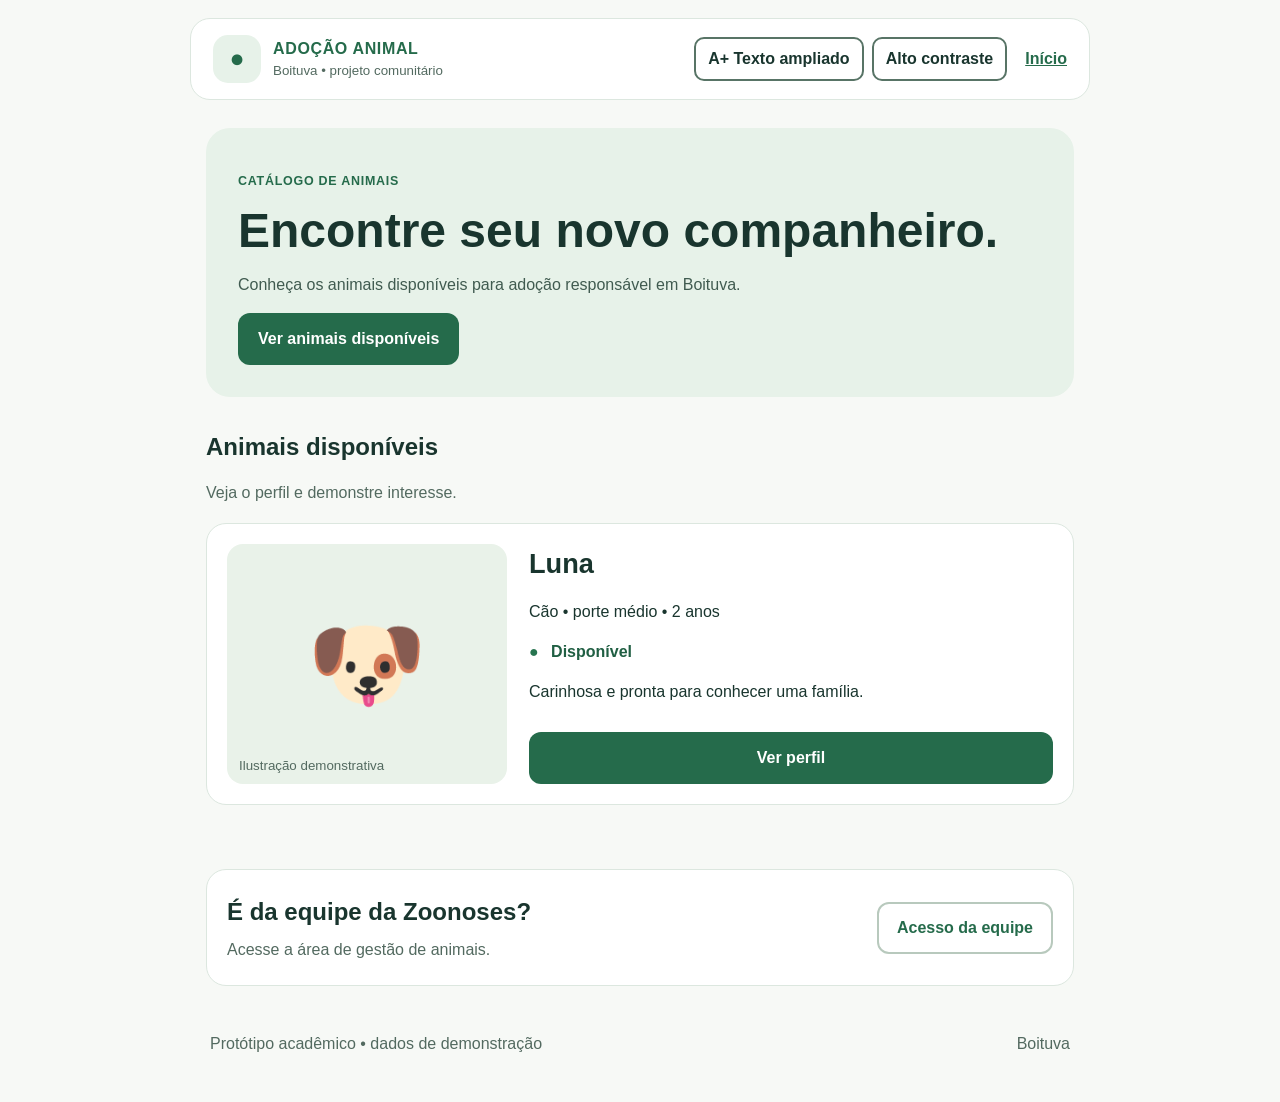
<file: index.html>
<!doctype html>
<html lang="pt-BR">
<head>
  <meta charset="utf-8">
  <meta name="viewport" content="width=device-width, initial-scale=1">
  <meta name="theme-color" content="#256b4b">
  <meta name="description" content="Protótipo acadêmico de consulta e interesse em adoção animal em Boituva.">
  <title>Adoção Animal — Boituva</title>
  <link rel="stylesheet" href="styles.css">
  <script src="accessibility.js" defer></script>
  <script src="interest-validation.js" defer></script>
  <script src="app.js" defer></script>
</head>
<body>
  <header class="site-header">
    <a class="brand" href="#inicio" data-show="home" aria-label="Adoção Animal Boituva — início">
      <span class="brand-mark" aria-hidden="true">●</span>
      <span><strong>ADOÇÃO ANIMAL</strong><small>Boituva • projeto comunitário</small></span>
    </a>
    <div class="header-actions">
      <div class="accessibility-tools" aria-label="Recursos de acessibilidade">
        <button class="accessibility-control" id="text-toggle" type="button" aria-pressed="false">A+ Texto ampliado</button>
        <button class="accessibility-control" id="contrast-toggle" type="button" aria-pressed="false">Alto contraste</button>
        <span class="visually-hidden" id="accessibility-status" role="status" aria-live="polite"></span>
      </div>
      <a class="header-link" href="#inicio" data-show="home">Início</a>
    </div>
  </header>

  <main>
    <section class="view" id="home" data-view="home" aria-labelledby="home-title">
      <div class="hero">
        <p class="eyebrow">CATÁLOGO DE ANIMAIS</p>
        <h1 id="home-title" tabindex="-1">Encontre seu novo companheiro.</h1>
        <p>Conheça os animais disponíveis para adoção responsável em Boituva.</p>
        <a class="button button-primary" href="#animais">Ver animais disponíveis</a>
      </div>
      <section class="catalog" id="animais" aria-labelledby="catalog-title">
        <h2 id="catalog-title">Animais disponíveis</h2>
        <p class="muted">Veja o perfil e demonstre interesse.</p>
        <article class="animal-card">
          <div class="animal-art" role="img" aria-label="Ilustração de um cão caramelo chamado Luna">
            <span aria-hidden="true">🐶</span>
            <small>Ilustração demonstrativa</small>
          </div>
          <div class="animal-info">
            <h3>Luna</h3>
            <p>Cão • porte médio • 2 anos</p>
            <p class="status"><span class="status-dot" aria-hidden="true">●</span> Disponível</p>
            <p>Carinhosa e pronta para conhecer uma família.</p>
            <a class="button button-primary full" href="perfil.html">Ver perfil</a>
          </div>
        </article>
      </section>
      <aside class="team-card">
        <div><h2>É da equipe da Zoonoses?</h2><p>Acesse a área de gestão de animais.</p></div>
        <button class="button button-secondary" type="button" id="staff-link">Acesso da equipe</button>
      </aside>
      <p class="notice" id="staff-note" role="status" tabindex="-1" hidden>Área da equipe prevista para uma próxima etapa; o acesso ainda não está implementado.</p>
    </section>

    <section class="view" id="profile" data-view="profile" aria-labelledby="profile-title" hidden>
      <button class="button button-back" type="button" data-show="home">‹ Voltar ao catálogo</button>
      <h1 id="profile-title" tabindex="-1">Perfil do animal</h1>
      <article class="animal-summary">
        <div class="animal-art compact" role="img" aria-label="Ilustração de um cão caramelo chamado Luna"><span aria-hidden="true">🐶</span></div>
        <div><h2>Luna</h2><p>Cão • porte médio • 2 anos</p><p class="status"><span class="status-dot" aria-hidden="true">●</span> Disponível</p><p>Carinhosa e pronta para conhecer uma família.</p></div>
      </article>
      <section class="profile-details" aria-labelledby="details-title">
        <h2 id="details-title">Sobre a Luna</h2>
        <p class="muted">Informações principais para conhecer o animal antes de demonstrar interesse.</p>
        <dl class="profile-facts">
          <div><dt>Espécie</dt><dd>Cão</dd></div>
          <div><dt>Porte</dt><dd>Médio</dd></div>
          <div><dt>Idade aproximada</dt><dd>2 anos</dd></div>
          <div><dt>Situação</dt><dd><span class="status-dot" aria-hidden="true">●</span>Disponível</dd></div>
        </dl>
        <aside class="contact-note">
          <strong>Próximo passo</strong>
          <p>Envie seu interesse para que a equipe possa conversar com você sobre a adoção responsável.</p>
        </aside>
      </section>
      <form id="interest-form" novalidate>
        <h2>Demonstrar interesse</h2>
        <p class="muted">Preencha seus dados para que a equipe possa entrar em contato sobre a adoção.</p>
        <div class="field">
          <label for="full-name">Nome completo <span>(obrigatório)</span></label>
          <input id="full-name" name="name" autocomplete="name" placeholder="Digite seu nome completo" required>
        </div>
        <div class="field">
          <label for="phone">Telefone <span>(obrigatório)</span></label>
          <input id="phone" name="phone" type="tel" autocomplete="tel" inputmode="tel" placeholder="Ex.: (15) 99999-0000" required>
        </div>
        <div class="field">
          <label for="email">E-mail <span>(opcional)</span></label>
          <input id="email" name="email" type="email" autocomplete="email" placeholder="voce@exemplo.com">
        </div>
        <p class="privacy-note">Seus dados serão usados pela equipe somente para contato sobre este interesse. Este protótipo não envia nem armazena dados.</p>
        <div class="check-row">
          <input id="contact-ok" name="contact-ok" type="checkbox" required>
          <label for="contact-ok">Confirmo que posso ser contatado(a) sobre a adoção da Luna.</label>
        </div>
        <p class="form-error" id="form-error" role="alert" aria-live="assertive" tabindex="-1" hidden></p>
        <button class="button button-primary full" type="submit">Enviar interesse</button>
        <button class="button button-secondary full" type="button" data-show="home">Cancelar e voltar ao catálogo</button>
      </form>
    </section>

    <section class="view" id="result" data-view="result" aria-labelledby="result-title" hidden>
      <button class="button button-back" type="button" data-show="home">‹ Catálogo</button>
      <h1 id="result-title" tabindex="-1">Resultado do envio</h1>
      <div class="success-panel" role="status" aria-live="polite">
        <span class="success-icon" aria-hidden="true">✓</span>
        <h2>Interesse registrado</h2>
        <p>Sua manifestação foi enviada à equipe.</p>
        <p class="muted">Os dados pessoais não aparecem nesta confirmação.</p>
      </div>
      <article class="result-card">
        <p class="eyebrow">ANIMAL SELECIONADO</p>
        <h2>Luna</h2>
        <p>Cão • porte médio • 2 anos</p>
        <p class="status"><span class="status-dot" aria-hidden="true">●</span> Status: interesse recebido</p>
      </article>
      <article class="next-step"><h2>O que acontece agora?</h2><p>A equipe poderá entrar em contato pelos dados informados para conversar sobre os próximos passos da adoção.</p></article>
      <button class="button button-primary full" type="button" data-show="home">Ver outros animais</button>
      <button class="button button-secondary full" type="button" data-show="home">Voltar ao catálogo</button>
    </section>
  </main>
  <footer><span>Protótipo acadêmico • dados de demonstração</span><span>Boituva</span></footer>
</body>
</html>
</file>
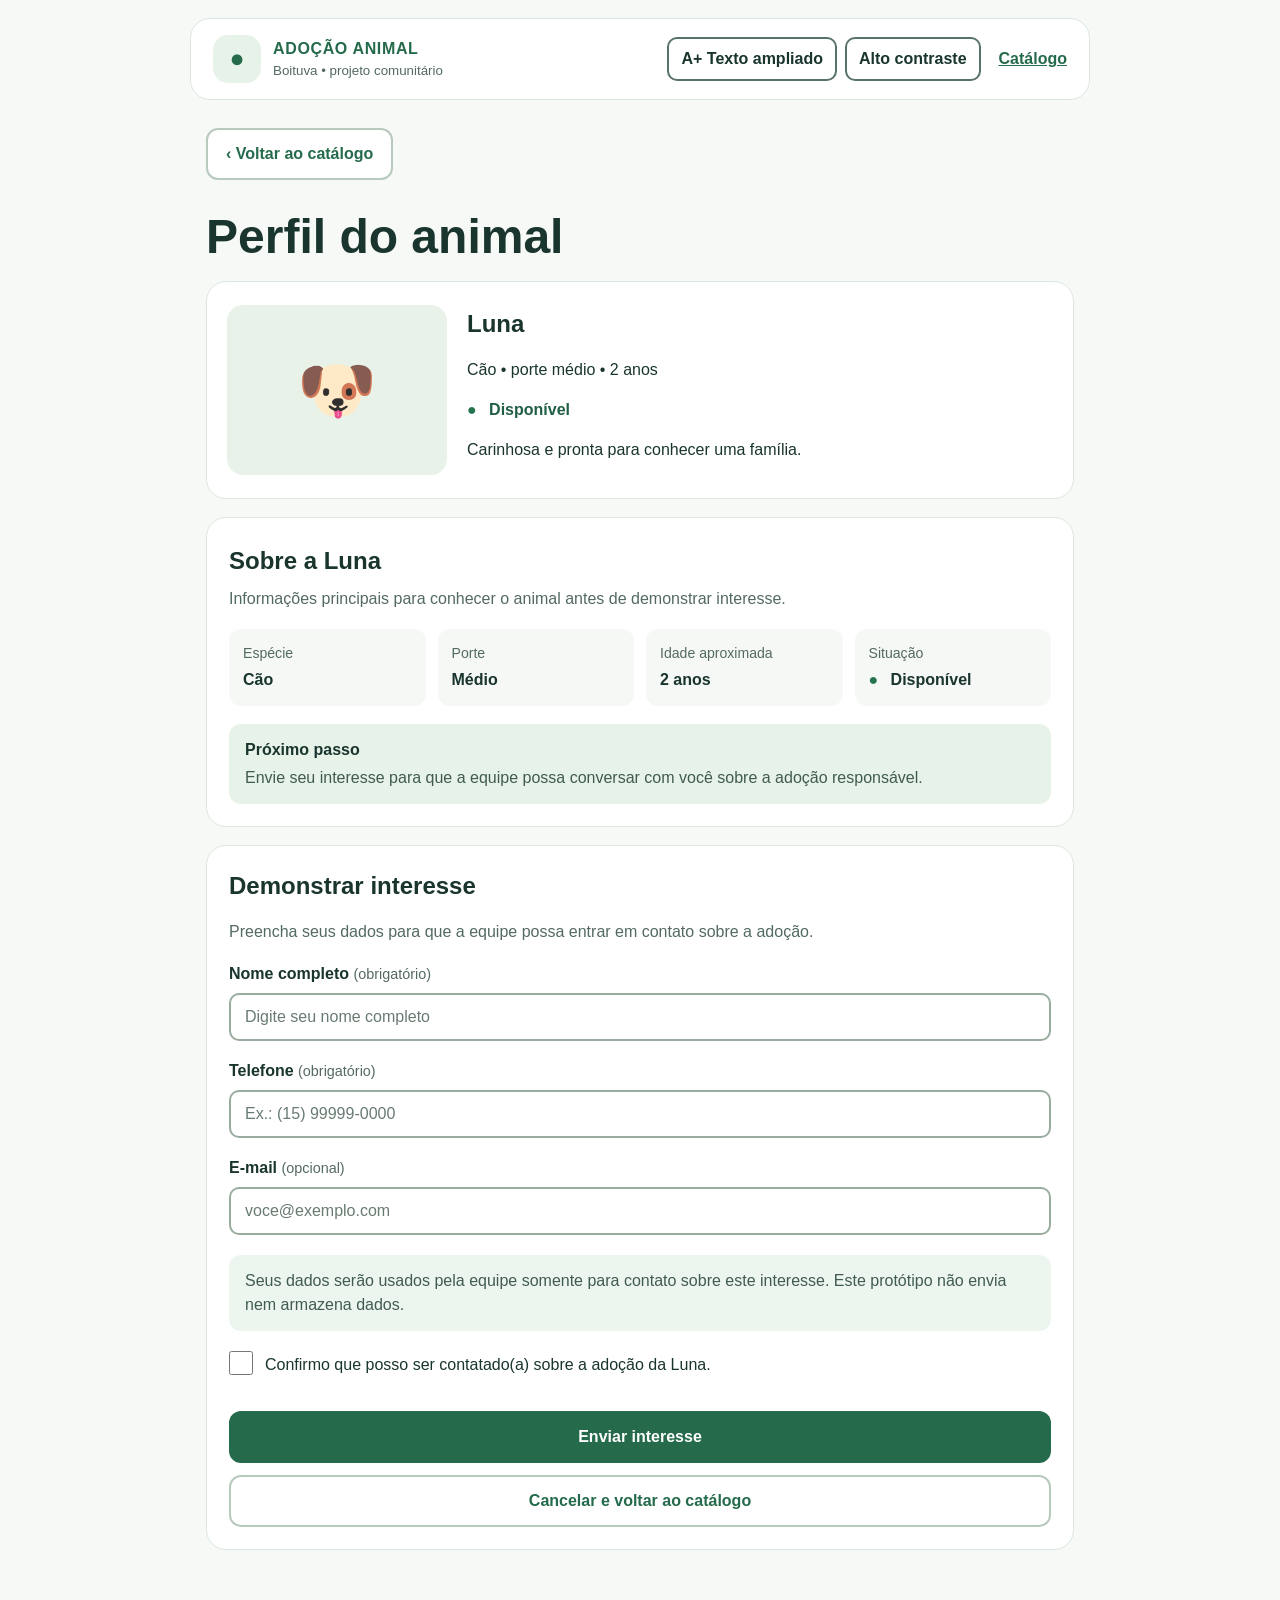
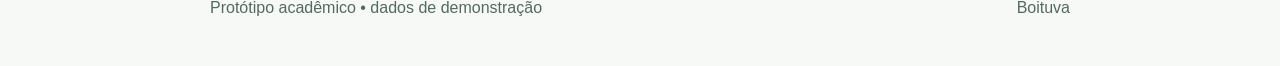
<file: perfil.html>
<!doctype html>
<html lang="pt-BR">
<head>
  <meta charset="utf-8">
  <meta name="viewport" content="width=device-width, initial-scale=1">
  <meta name="theme-color" content="#256b4b">
  <meta name="description" content="Conheça o perfil de Luna e demonstre interesse em adoção responsável em Boituva.">
  <title>Perfil da Luna — Adoção Animal Boituva</title>
  <link rel="stylesheet" href="styles.css">
  <script src="accessibility.js" defer></script>
  <script src="interest-validation.js" defer></script>
  <script src="app.js" defer></script>
</head>
<body>
  <header class="site-header">
    <a class="brand" href="index.html" aria-label="Adoção Animal Boituva — catálogo">
      <span class="brand-mark" aria-hidden="true">●</span>
      <span><strong>ADOÇÃO ANIMAL</strong><small>Boituva • projeto comunitário</small></span>
    </a>
    <div class="header-actions">
      <div class="accessibility-tools" aria-label="Recursos de acessibilidade">
        <button class="accessibility-control" id="text-toggle" type="button" aria-pressed="false">A+ Texto ampliado</button>
        <button class="accessibility-control" id="contrast-toggle" type="button" aria-pressed="false">Alto contraste</button>
        <span class="visually-hidden" id="accessibility-status" role="status" aria-live="polite"></span>
      </div>
      <a class="header-link" href="index.html">Catálogo</a>
    </div>
  </header>

  <main>
    <section class="view" id="profile" data-view="profile" aria-labelledby="profile-title">
      <a class="button button-back" href="index.html#animais">‹ Voltar ao catálogo</a>
      <h1 id="profile-title" tabindex="-1">Perfil do animal</h1>
      <article class="animal-summary">
        <div class="animal-art compact" role="img" aria-label="Ilustração de um cão caramelo chamado Luna"><span aria-hidden="true">🐶</span></div>
        <div><h2>Luna</h2><p>Cão • porte médio • 2 anos</p><p class="status"><span class="status-dot" aria-hidden="true">●</span> Disponível</p><p>Carinhosa e pronta para conhecer uma família.</p></div>
      </article>
      <section class="profile-details" aria-labelledby="details-title">
        <h2 id="details-title">Sobre a Luna</h2>
        <p class="muted">Informações principais para conhecer o animal antes de demonstrar interesse.</p>
        <dl class="profile-facts">
          <div><dt>Espécie</dt><dd>Cão</dd></div>
          <div><dt>Porte</dt><dd>Médio</dd></div>
          <div><dt>Idade aproximada</dt><dd>2 anos</dd></div>
          <div><dt>Situação</dt><dd><span class="status-dot" aria-hidden="true">●</span> Disponível</dd></div>
        </dl>
        <aside class="contact-note"><strong>Próximo passo</strong><p>Envie seu interesse para que a equipe possa conversar com você sobre a adoção responsável.</p></aside>
      </section>
      <form id="interest-form" novalidate>
        <h2>Demonstrar interesse</h2>
        <p class="muted">Preencha seus dados para que a equipe possa entrar em contato sobre a adoção.</p>
        <div class="field"><label for="full-name">Nome completo <span>(obrigatório)</span></label><input id="full-name" name="name" autocomplete="name" placeholder="Digite seu nome completo" required></div>
        <div class="field"><label for="phone">Telefone <span>(obrigatório)</span></label><input id="phone" name="phone" type="tel" autocomplete="tel" inputmode="tel" placeholder="Ex.: (15) 99999-0000" required></div>
        <div class="field"><label for="email">E-mail <span>(opcional)</span></label><input id="email" name="email" type="email" autocomplete="email" placeholder="voce@exemplo.com"></div>
        <p class="privacy-note">Seus dados serão usados pela equipe somente para contato sobre este interesse. Este protótipo não envia nem armazena dados.</p>
        <div class="check-row"><input id="contact-ok" name="contact-ok" type="checkbox" required><label for="contact-ok">Confirmo que posso ser contatado(a) sobre a adoção da Luna.</label></div>
        <p class="form-error" id="form-error" role="alert" aria-live="assertive" tabindex="-1" hidden></p>
        <button class="button button-primary full" type="submit">Enviar interesse</button>
        <a class="button button-secondary full" href="index.html#animais">Cancelar e voltar ao catálogo</a>
      </form>
    </section>
    <section class="view" id="result" data-view="result" aria-labelledby="result-title" hidden>
      <a class="button button-back" href="index.html#animais">‹ Catálogo</a>
      <h1 id="result-title" tabindex="-1">Resultado do envio</h1>
      <div class="success-panel" role="status" aria-live="polite"><span class="success-icon" aria-hidden="true">✓</span><h2>Interesse registrado</h2><p>Sua manifestação foi registrada nesta demonstração.</p><p class="muted">Os dados pessoais não aparecem nesta confirmação.</p></div>
      <article class="result-card"><p class="eyebrow">ANIMAL SELECIONADO</p><h2>Luna</h2><p>Cão • porte médio • 2 anos</p><p class="status"><span class="status-dot" aria-hidden="true">●</span> Status: interesse recebido</p></article>
      <article class="next-step"><h2>O que acontece agora?</h2><p>A equipe poderá entrar em contato pelos dados informados para conversar sobre os próximos passos da adoção.</p></article>
      <a class="button button-primary full" href="index.html#animais">Ver outros animais</a>
      <a class="button button-secondary full" href="index.html#animais">Voltar ao catálogo</a>
    </section>
  </main>
  <footer><span>Protótipo acadêmico • dados de demonstração</span><span>Boituva</span></footer>
</body>
</html>
</file>
<file: styles.css>
:root{font-family:Arial,Helvetica,sans-serif;color:#19352e;background:#f7f9f6;font-synthesis:none;text-rendering:optimizeLegibility;--green:#256b4b;--muted:#536a60;--border:#dce7df;--pale:#e7f2e9}*{box-sizing:border-box}body{margin:0;min-width:320px;line-height:1.5}.site-header{max-width:900px;margin:18px auto;padding:16px 22px;background:#fff;border:1px solid var(--border);border-radius:20px;display:flex;justify-content:space-between;align-items:center}.brand{display:flex;gap:12px;align-items:center;color:inherit;text-decoration:none}.brand strong,.brand small{display:block}.brand strong{color:var(--green);letter-spacing:.04em}.brand small{color:var(--muted)}.brand-mark{width:48px;height:48px;border-radius:15px;background:var(--pale);display:grid;place-items:center;color:var(--green);font-size:25px}.header-link{color:var(--green);font-weight:700}main{max-width:900px;margin:28px auto;padding:0 16px}.hero{padding:32px;background:var(--pale);border-radius:24px}.eyebrow{font-size:.78rem;font-weight:700;letter-spacing:.06em;color:var(--green)}h1{font-size:clamp(2rem,6vw,3rem);line-height:1.12;margin:.6rem 0}h2{font-size:1.5rem;margin:.2rem 0 .5rem}h3{font-size:1.7rem;margin:0}.hero>p:not(.eyebrow){color:#405b50}.button{min-height:48px;padding:12px 18px;border-radius:12px;border:2px solid transparent;font:inherit;font-weight:700;display:inline-flex;align-items:center;justify-content:center;text-align:center;cursor:pointer;text-decoration:none}.button:focus-visible,a:focus-visible,input:focus-visible{outline:3px solid #a05b00;outline-offset:3px}.button-primary{background:var(--green);color:white}.button-secondary,.button-back{background:#fff;color:var(--green);border-color:#b8c9bd}.catalog{padding:28px 0}.muted{color:var(--muted)}.animal-card,.animal-summary,.team-card,.result-card,.next-step{background:white;border:1px solid var(--border);border-radius:20px;padding:20px;margin:18px 0}.animal-card{display:grid;grid-template-columns:minmax(180px,280px) 1fr;gap:22px}.animal-art{min-height:220px;border-radius:16px;background:#e9f2e9;display:grid;place-items:center;position:relative}.animal-art span{font-size:6rem}.animal-art small{position:absolute;bottom:8px;left:12px;color:var(--muted)}.animal-art.compact{min-height:170px}.animal-art.compact span{font-size:4rem}.status{color:#205f43;font-weight:700}.status-dot{color:#26744f;margin-right:8px}.full{width:100%;margin-top:12px}.team-card{display:flex;justify-content:space-between;align-items:center;gap:16px}.team-card p{margin:.2rem 0;color:var(--muted)}.notice,.privacy-note{background:#edf5ef;padding:14px 16px;border-radius:12px;color:#405b50}.view[hidden],[hidden]{display:none!important}.button-back{margin:0 0 20px}.animal-summary{display:grid;grid-template-columns:220px 1fr;gap:20px;align-items:center}.field{margin:18px 0}.field label{display:block;font-weight:700;margin-bottom:7px}.field label span{font-size:.9rem;font-weight:400;color:var(--muted)}input:not([type=checkbox]){width:100%;min-height:48px;border:2px solid #9aac9f;border-radius:10px;padding:10px 14px;font:inherit;color:inherit;background:#fff}.check-row{display:flex;align-items:flex-start;gap:12px;margin:20px 0}.check-row input{width:24px;height:24px;flex:0 0 24px;margin:0}.check-row label{padding:2px 0}.form-error{padding:12px;background:#fff0ed;border-left:4px solid #a32619;color:#7c1e16;border-radius:8px}.privacy-note{margin:20px 0}.success-panel{background:var(--pale);padding:28px;text-align:center;border-radius:24px;margin:20px 0}.success-icon{display:grid;place-items:center;margin:auto;width:72px;height:72px;border-radius:50%;background:var(--green);color:white;font-size:2.6rem;font-weight:700}.success-panel h2{margin-top:16px}.result-card .eyebrow{margin-bottom:8px}.next-step{background:#fff}footer{max-width:900px;margin:28px auto;padding:18px 20px;color:var(--muted);display:flex;justify-content:space-between}@media(max-width:600px){.site-header{margin:10px 12px;padding:12px}.brand small{font-size:.83rem}main{margin:16px auto;padding:0 12px}.hero{padding:22px}.animal-card,.animal-summary{grid-template-columns:1fr}.animal-art{min-height:180px}.animal-art.compact{min-height:150px}.team-card{align-items:stretch;flex-direction:column}.team-card .button{width:100%}footer{padding:16px;flex-direction:column;gap:4px}}@media(prefers-reduced-motion:no-preference){html{scroll-behavior:smooth}}

/* Perfil do animal: detalhes e orientação antes do formulário de interesse. */
.profile-details,#interest-form{background:#fff;border:1px solid var(--border);border-radius:20px;padding:22px;margin:18px 0}
.profile-details>p{margin:.35rem 0 1rem}
.profile-facts{display:grid;grid-template-columns:repeat(4,minmax(0,1fr));gap:12px;margin:18px 0}
.profile-facts div{padding:14px;background:#f5f8f5;border-radius:12px}
.profile-facts dt{font-size:.88rem;color:var(--muted)}
.profile-facts dd{margin:4px 0 0;font-weight:700}
.contact-note{padding:14px 16px;background:var(--pale);border-radius:12px}
.contact-note p{margin:4px 0 0;color:#405b50}
#interest-form h2{margin-top:0}
input::placeholder{color:#687b71;opacity:1}
@media(max-width:600px){.profile-details,#interest-form{padding:18px}.profile-facts{grid-template-columns:repeat(2,minmax(0,1fr))}}

/* Controles acessíveis visíveis no catálogo e no perfil. */
.header-actions{display:flex;align-items:center;gap:18px;flex-wrap:wrap;justify-content:flex-end}.accessibility-tools{display:flex;align-items:center;gap:8px;flex-wrap:wrap}.accessibility-control{min-height:44px;padding:8px 12px;border:2px solid #587466;border-radius:10px;background:#fff;color:#19352e;font:inherit;font-weight:700;cursor:pointer}.accessibility-control[aria-pressed="true"]{background:#19352e;color:#fff}.visually-hidden{position:absolute;width:1px;height:1px;padding:0;margin:-1px;overflow:hidden;clip:rect(0,0,0,0);white-space:nowrap;border:0}
body.text-large{font-size:1.2rem}body.text-large h1{font-size:clamp(2.2rem,6.5vw,3.3rem)}body.text-large h2{font-size:1.75rem}body.text-large .button,body.text-large input{font-size:1.1em}
body.high-contrast{background:#000;color:#fff;--green:#ffeb3b;--muted:#f2f2f2;--border:#fff;--pale:#111}body.high-contrast .site-header,body.high-contrast .animal-card,body.high-contrast .animal-summary,body.high-contrast .team-card,body.high-contrast .result-card,body.high-contrast .next-step,body.high-contrast .profile-details,body.high-contrast #interest-form{background:#000;color:#fff;border-color:#fff}body.high-contrast .hero,body.high-contrast .animal-art,body.high-contrast .notice,body.high-contrast .privacy-note,body.high-contrast .contact-note,body.high-contrast .profile-facts div{background:#111;color:#fff;border-color:#fff}body.high-contrast .button-primary,body.high-contrast .accessibility-control[aria-pressed="true"]{background:#ffeb3b;color:#000;border-color:#ffeb3b}body.high-contrast .button-secondary,body.high-contrast .button-back,body.high-contrast .accessibility-control{background:#000;color:#ffeb3b;border-color:#ffeb3b}body.high-contrast a,body.high-contrast .status,body.high-contrast .status-dot,body.high-contrast .eyebrow{color:#ffeb3b}body.high-contrast input:not([type=checkbox]){background:#000;color:#fff;border-color:#fff}body.high-contrast input::placeholder{color:#ddd}body.high-contrast .button:focus-visible,body.high-contrast a:focus-visible,body.high-contrast input:focus-visible{outline-color:#ffeb3b}
@media(max-width:600px){.site-header{align-items:flex-start}.header-actions{align-items:flex-end;flex-direction:column;gap:10px}.accessibility-tools{justify-content:flex-end}.accessibility-control{padding:7px 9px;font-size:.9rem}}
</file>
